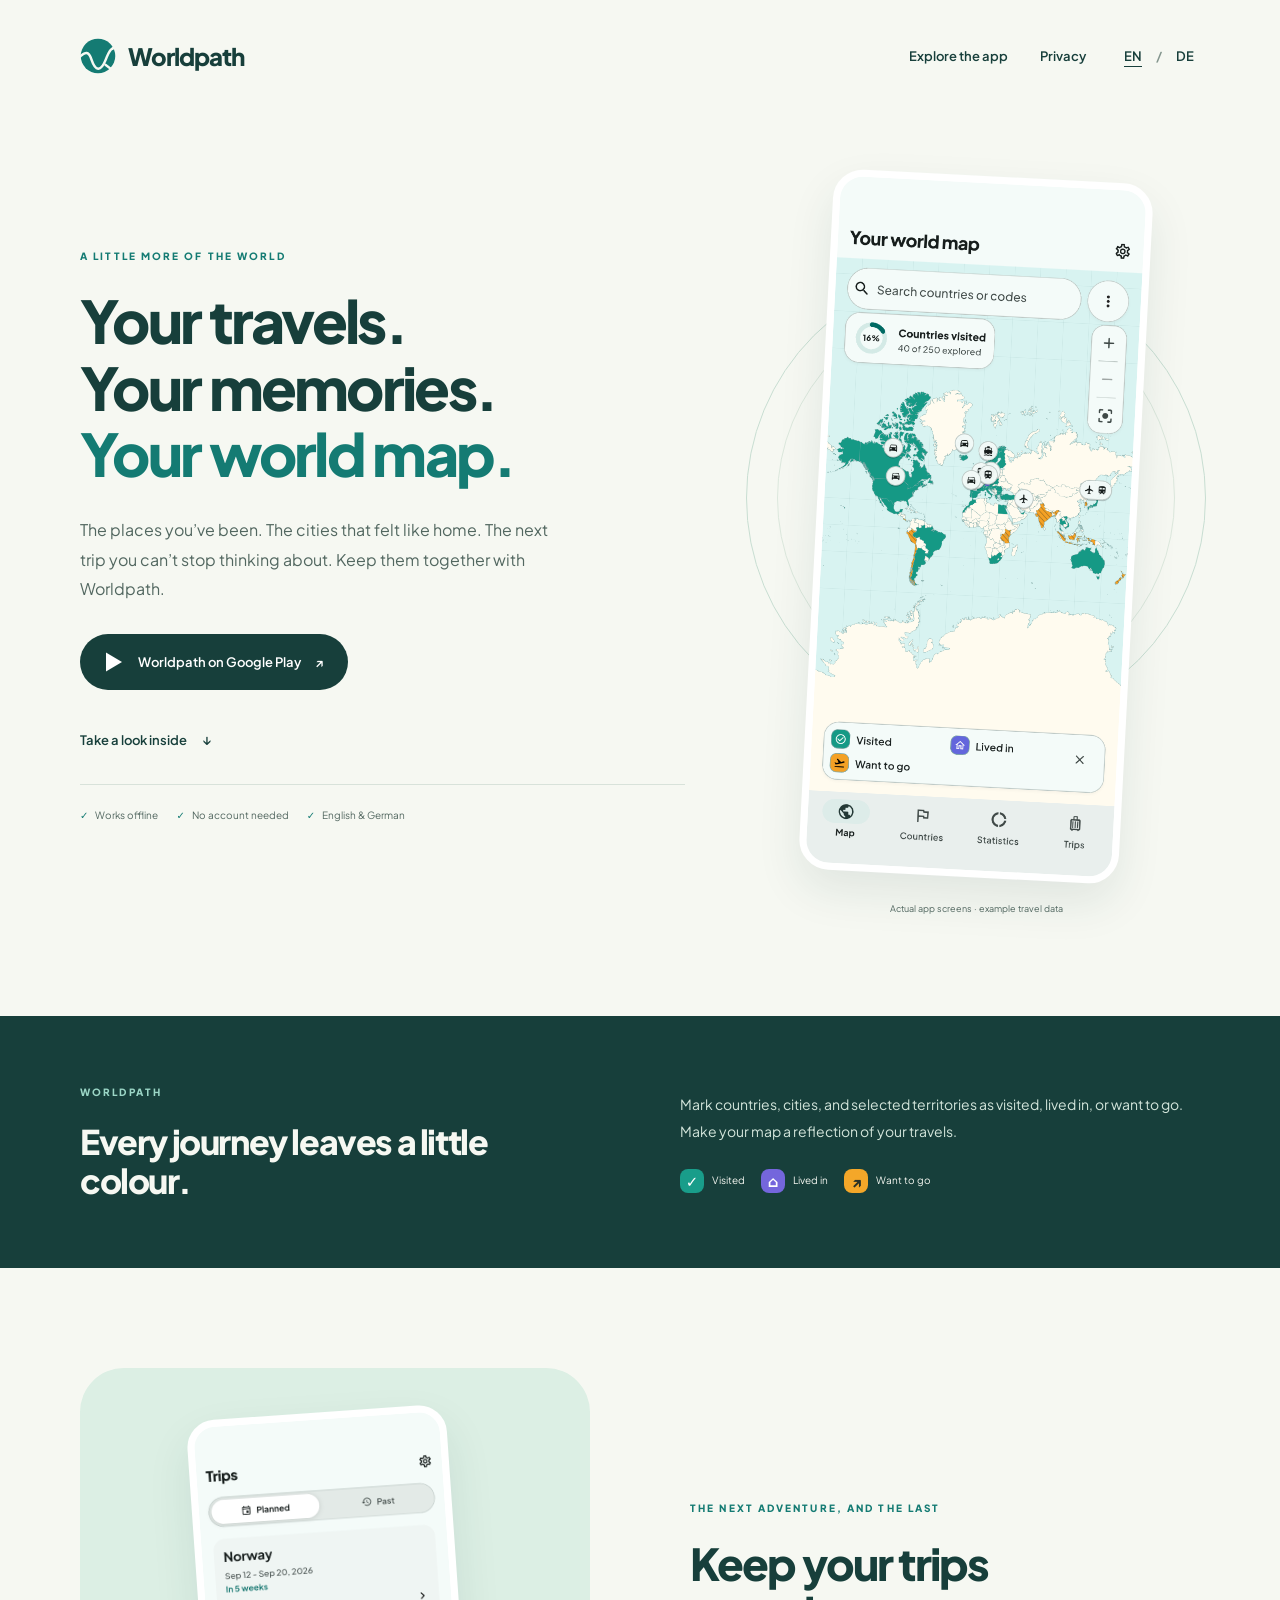
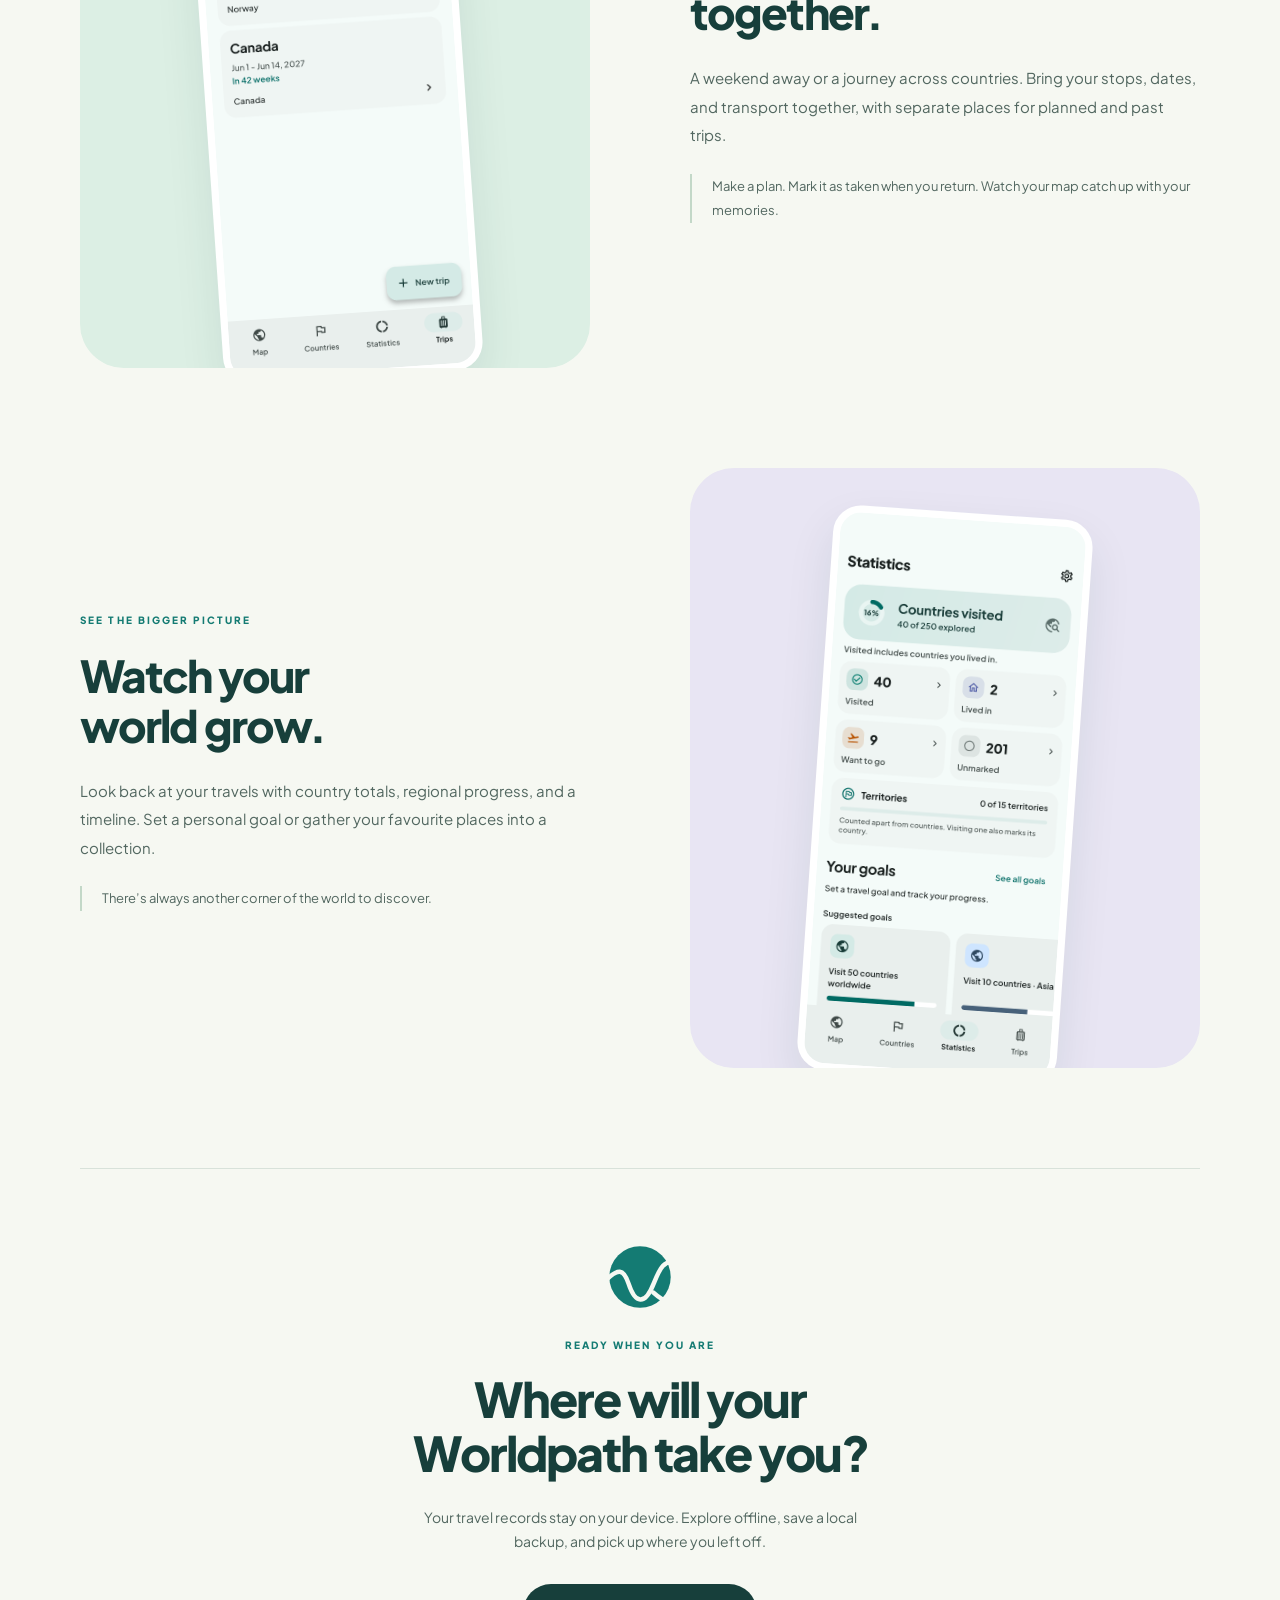
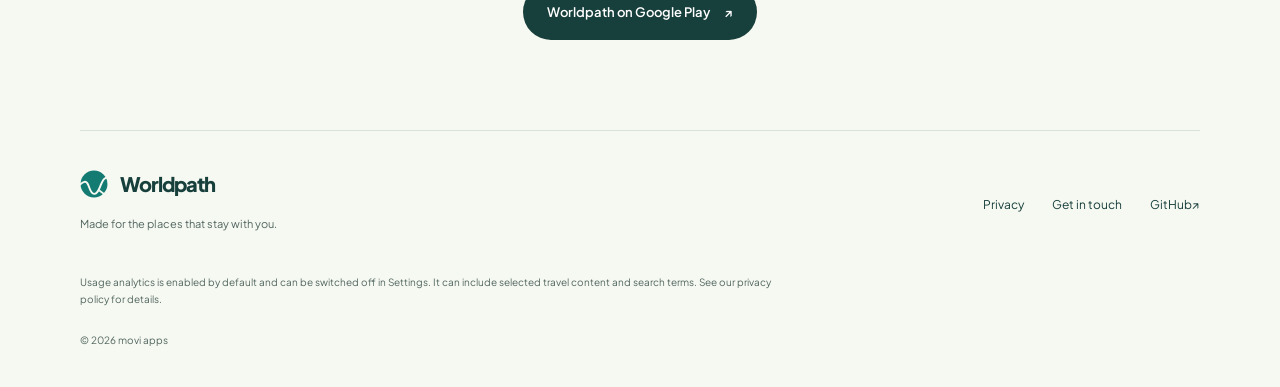
<file: index.html>
<!doctype html>
<html lang="en">
<head>
  <meta charset="utf-8">
  <meta name="viewport" content="width=device-width, initial-scale=1">
  <title>Worldpath — Your travels. Your world map.</title>
  <meta name="description" content="Track countries and cities, keep past and planned trips together, and watch your world grow with Worldpath. Works offline. No account needed.">
  <meta name="theme-color" content="#f6f8f2">
  <meta property="og:title" content="Worldpath">
  <meta property="og:description" content="Track countries and cities, keep past and planned trips together, and watch your world grow with Worldpath. Works offline. No account needed.">
  <meta property="og:type" content="website">
  <meta property="og:image" content="https://mschudt.github.io/worldpath-website/assets/app-icon.png">
  <link rel="icon" type="image/svg+xml" href="assets/worldpath-symbol.svg">
  <link rel="alternate" hreflang="en" href="https://mschudt.github.io/worldpath-website/">
  <link rel="alternate" hreflang="de" href="https://mschudt.github.io/worldpath-website/de/">
  <link rel="canonical" href="https://mschudt.github.io/worldpath-website/">
  <link rel="stylesheet" href="assets/styles.css">
</head>
<body>
  <a class="skip-link" href="#main">Skip to content</a>
  <header class="header wrap">
    <a class="brand" href="./" aria-label="Worldpath"><img src="assets/worldpath-symbol.svg" width="36" height="36" alt=""><span>Worldpath</span></a>
    <nav aria-label="Main navigation">
      <a class="nav-explore" href="#explore">Explore the app</a>
      <a class="nav-privacy" href="privacy/">Privacy</a>
      <span class="language"><a href="./" lang="en" hreflang="en" aria-label="English" aria-current="page">EN</a><span aria-hidden="true">/</span><a href="de/" lang="de" hreflang="de" aria-label="Deutsch">DE</a></span>
    </nav>
  </header>
  <main id="main">
    <section class="hero wrap" aria-labelledby="hero-title">
      <div class="hero-copy">
        <p class="eyebrow">A LITTLE MORE OF THE WORLD</p>
        <h1 id="hero-title">Your travels.<br>Your memories.<br><em>Your world map.</em></h1>
        <p class="intro">The places you’ve been. The cities that felt like home. The next trip you can’t stop thinking about. Keep them together with Worldpath.</p>
        <div class="actions"><a class="button" href="https://play.google.com/store/apps/details?id=de.app.worldpath"><svg width="20" height="22" viewBox="0 0 20 22" aria-hidden="true"><path fill="currentColor" d="M2 1.5 18 11 2 20.5Z"/></svg>Worldpath on Google Play<span aria-hidden="true">↗</span></a></div>
        <a class="text-link" href="#explore">Take a look inside <span aria-hidden="true">↓</span></a>
        <ul class="essentials"><li>Works offline</li><li>No account needed</li><li>English & German</li></ul>
      </div>
      <figure class="hero-visual">
        <div class="orbit" aria-hidden="true"></div>
        <div class="screen"><img src="assets/screenshots/en-US/map.png" width="1080" height="2424" alt="Worldpath’s interactive world map with visited countries, places lived in, and wish-list destinations marked." fetchpriority="high"></div>
        <figcaption>Actual app screens · example travel data</figcaption>
      </figure>
    </section>
    <section class="colour-story" id="explore" aria-labelledby="colour-title">
      <div class="wrap colour-inner"><div><p class="eyebrow">WORLDPATH</p><h2 id="colour-title">Every journey leaves a little colour.</h2></div><div><p>Mark countries, cities, and selected territories as visited, lived in, or want to go. Make your map a reflection of your travels.</p><ul class="legend"><li><span class="dot visited" aria-hidden="true">✓</span>Visited</li><li><span class="dot lived" aria-hidden="true">⌂</span>Lived in</li><li><span class="dot want" aria-hidden="true">↗</span>Want to go</li></ul></div></div>
    </section>
    <section class="story wrap" aria-labelledby="trip-title">
      <figure class="story-visual mint"><div class="screen"><img src="assets/screenshots/en-US/trips.png" width="1080" height="2424" alt="The planned trips view in Worldpath, showing example trips to Norway and Canada." loading="lazy"></div></figure>
      <div class="story-copy"><p class="eyebrow">THE NEXT ADVENTURE, AND THE LAST</p><h2 id="trip-title">Keep your trips<br>together.</h2><p>A weekend away or a journey across countries. Bring your stops, dates, and transport together, with separate places for planned and past trips.</p><p class="detail">Make a plan. Mark it as taken when you return. Watch your map catch up with your memories.</p></div>
    </section>
    <section class="story reverse wrap" aria-labelledby="stats-title">
      <figure class="story-visual lilac"><div class="screen"><img src="assets/screenshots/en-US/statistics.png" width="1080" height="2424" alt="Worldpath statistics with visited country totals, territory progress, and personal travel goals." loading="lazy"></div></figure>
      <div class="story-copy"><p class="eyebrow">SEE THE BIGGER PICTURE</p><h2 id="stats-title">Watch your<br>world grow.</h2><p>Look back at your travels with country totals, regional progress, and a timeline. Set a personal goal or gather your favourite places into a collection.</p><p class="detail">There’s always another corner of the world to discover.</p></div>
    </section>
    <section class="closing wrap" aria-labelledby="close-title"><img src="assets/worldpath-symbol.svg" width="64" height="64" alt=""><p class="eyebrow">READY WHEN YOU ARE</p><h2 id="close-title">Where will your<br>Worldpath take you?</h2><p>Your travel records stay on your device. Explore offline, save a local backup, and pick up where you left off.</p><a class="button" href="https://play.google.com/store/apps/details?id=de.app.worldpath">Worldpath on Google Play <span aria-hidden="true">↗</span></a></section>
  </main>
  <footer class="footer wrap"><div class="footer-main"><div><a class="brand" href="./"><img src="assets/worldpath-symbol.svg" width="28" height="28" alt=""><span>Worldpath</span></a><p>Made for the places that stay with you.</p></div><div class="footer-links"><a href="privacy/">Privacy</a><a href="mailto:movi.apps.dev@gmail.com">Get in touch</a><a href="https://github.com/mschudt/worldpath-website">GitHub <span aria-hidden="true">↗</span></a></div></div><p class="analytics">Usage analytics is enabled by default and can be switched off in Settings. It can include selected travel content and search terms. See our privacy policy for details.</p><small>© 2026 movi apps</small></footer>
</body>
</html>
</file>
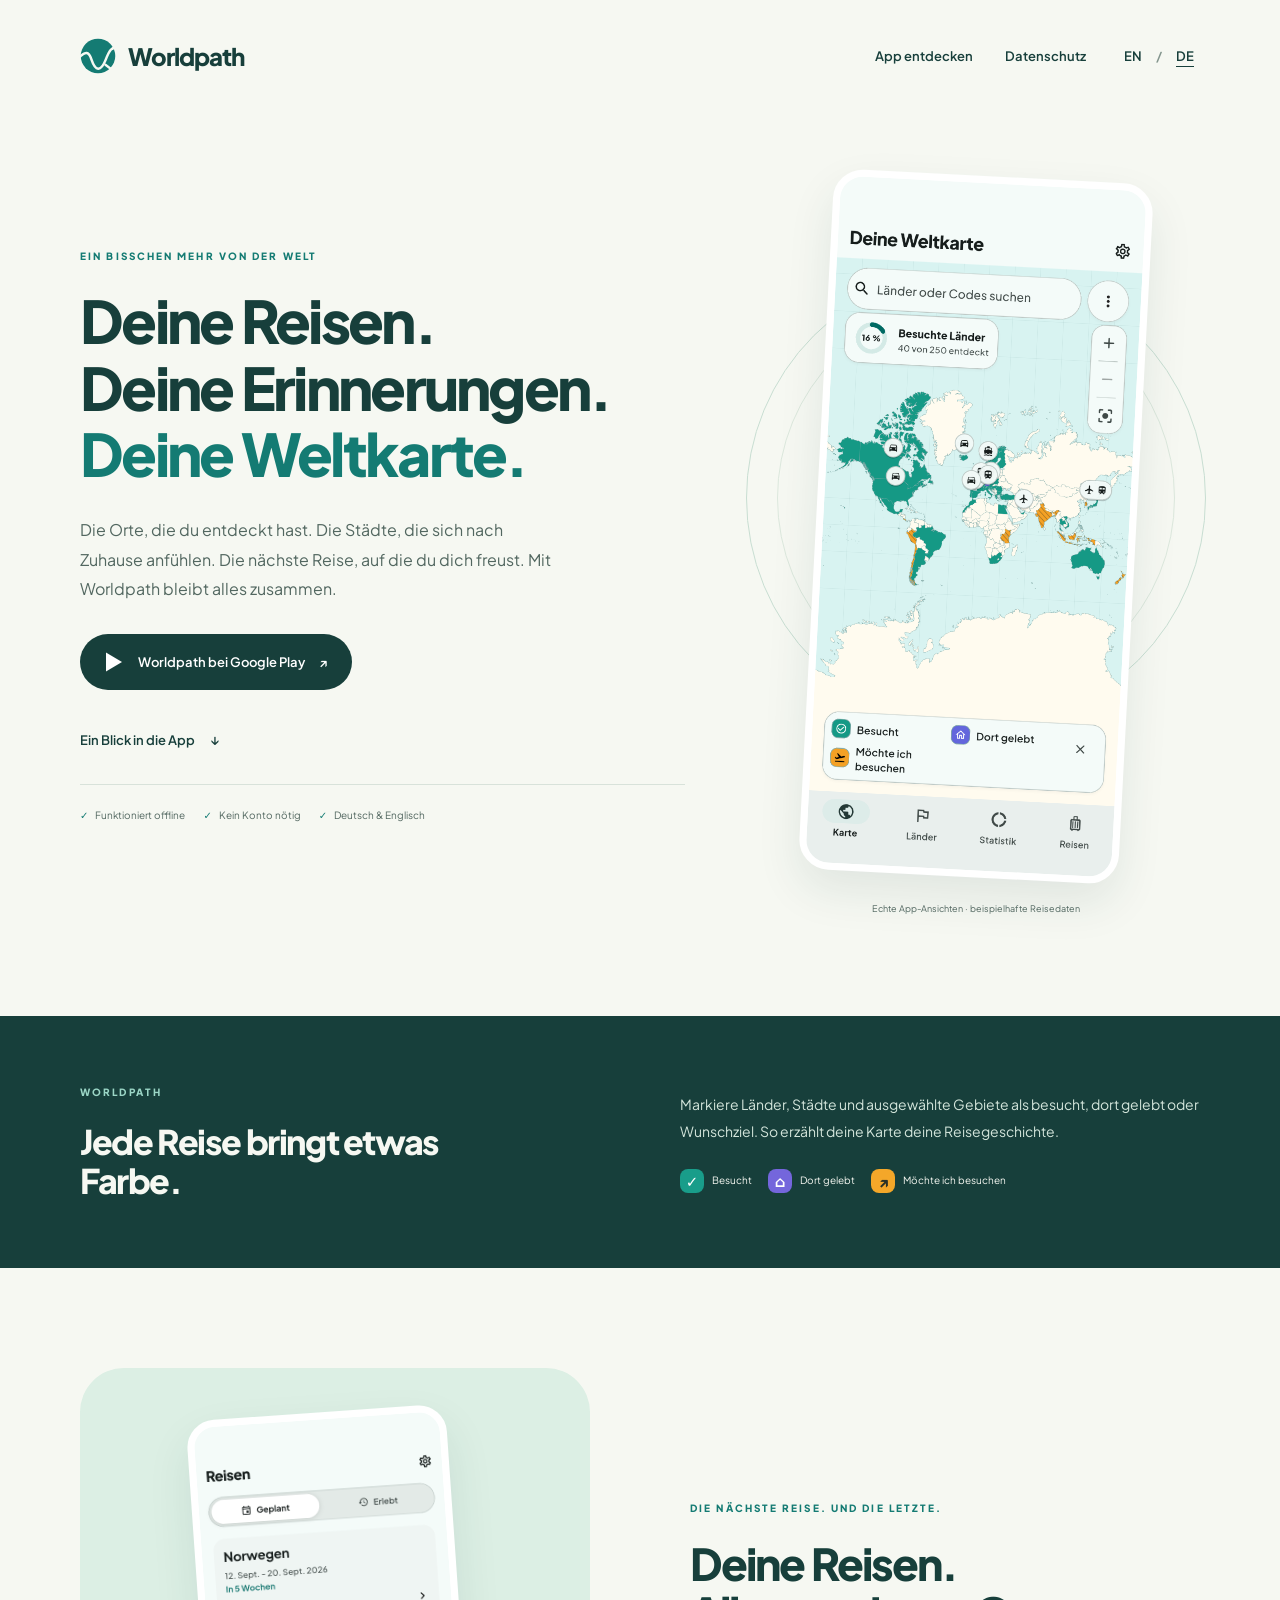
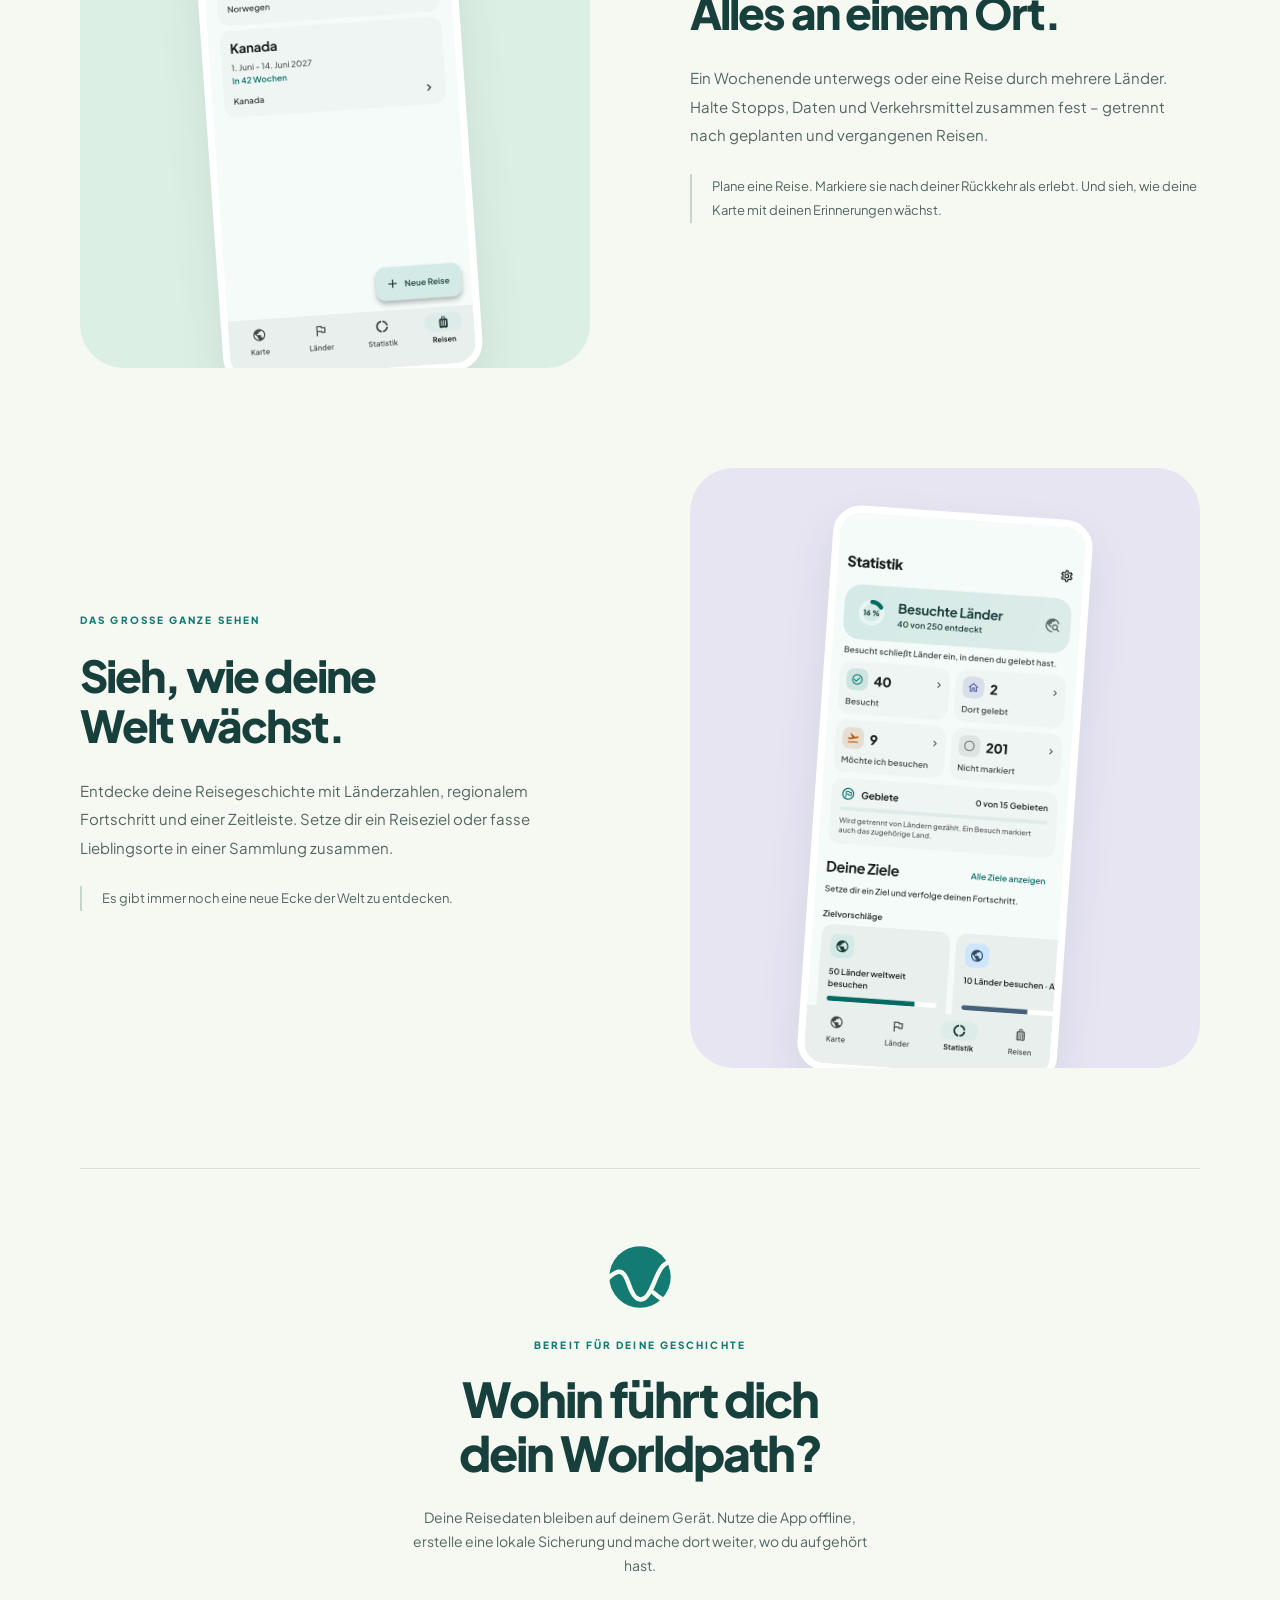
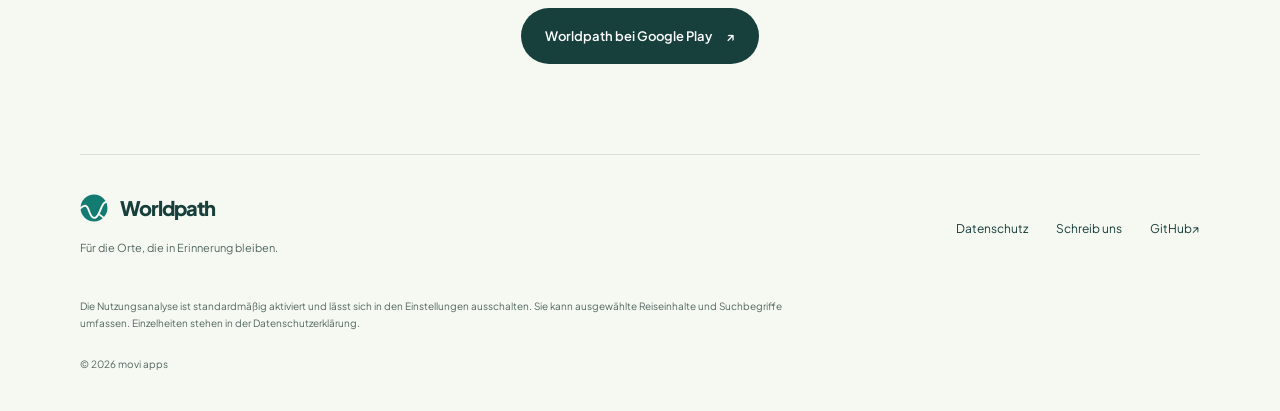
<file: de/index.html>
<!doctype html>
<html lang="de">
<head>
  <meta charset="utf-8">
  <meta name="viewport" content="width=device-width, initial-scale=1">
  <title>Worldpath — Deine Reisen. Deine Weltkarte.</title>
  <meta name="description" content="Erfasse Länder und Städte, halte geplante und vergangene Reisen fest und sieh, wie deine Welt wächst. Worldpath funktioniert offline und ohne Konto.">
  <meta name="theme-color" content="#f6f8f2">
  <meta property="og:title" content="Worldpath">
  <meta property="og:description" content="Erfasse Länder und Städte, halte geplante und vergangene Reisen fest und sieh, wie deine Welt wächst. Worldpath funktioniert offline und ohne Konto.">
  <meta property="og:type" content="website">
  <meta property="og:image" content="https://mschudt.github.io/worldpath-website/assets/app-icon.png">
  <link rel="icon" type="image/svg+xml" href="../assets/worldpath-symbol.svg">
  <link rel="alternate" hreflang="en" href="https://mschudt.github.io/worldpath-website/">
  <link rel="alternate" hreflang="de" href="https://mschudt.github.io/worldpath-website/de/">
  <link rel="canonical" href="https://mschudt.github.io/worldpath-website/de/">
  <link rel="stylesheet" href="../assets/styles.css">
</head>
<body>
  <a class="skip-link" href="#main">Zum Inhalt springen</a>
  <header class="header wrap">
    <a class="brand" href="./" aria-label="Worldpath"><img src="../assets/worldpath-symbol.svg" width="36" height="36" alt=""><span>Worldpath</span></a>
    <nav aria-label="Hauptnavigation">
      <a class="nav-explore" href="#explore">App entdecken</a>
      <a class="nav-privacy" href="../privacy/#deutsch">Datenschutz</a>
      <span class="language"><a href="../" lang="en" hreflang="en" aria-label="English">EN</a><span aria-hidden="true">/</span><a href="./" lang="de" hreflang="de" aria-label="Deutsch" aria-current="page">DE</a></span>
    </nav>
  </header>
  <main id="main">
    <section class="hero wrap" aria-labelledby="hero-title">
      <div class="hero-copy">
        <p class="eyebrow">EIN BISSCHEN MEHR VON DER WELT</p>
        <h1 id="hero-title">Deine Reisen.<br>Deine Erinnerungen.<br><em>Deine Weltkarte.</em></h1>
        <p class="intro">Die Orte, die du entdeckt hast. Die Städte, die sich nach Zuhause anfühlen. Die nächste Reise, auf die du dich freust. Mit Worldpath bleibt alles zusammen.</p>
        <div class="actions"><a class="button" href="https://play.google.com/store/apps/details?id=de.app.worldpath"><svg width="20" height="22" viewBox="0 0 20 22" aria-hidden="true"><path fill="currentColor" d="M2 1.5 18 11 2 20.5Z"/></svg>Worldpath bei Google Play<span aria-hidden="true">↗</span></a></div>
        <a class="text-link" href="#explore">Ein Blick in die App <span aria-hidden="true">↓</span></a>
        <ul class="essentials"><li>Funktioniert offline</li><li>Kein Konto nötig</li><li>Deutsch & Englisch</li></ul>
      </div>
      <figure class="hero-visual">
        <div class="orbit" aria-hidden="true"></div>
        <div class="screen"><img src="../assets/screenshots/de-DE/map.png" width="1080" height="2424" alt="Die interaktive Worldpath-Weltkarte mit besuchten Ländern, Wohnorten und Wunschzielen." fetchpriority="high"></div>
        <figcaption>Echte App-Ansichten · beispielhafte Reisedaten</figcaption>
      </figure>
    </section>
    <section class="colour-story" id="explore" aria-labelledby="colour-title">
      <div class="wrap colour-inner"><div><p class="eyebrow">WORLDPATH</p><h2 id="colour-title">Jede Reise bringt etwas Farbe.</h2></div><div><p>Markiere Länder, Städte und ausgewählte Gebiete als besucht, dort gelebt oder Wunschziel. So erzählt deine Karte deine Reisegeschichte.</p><ul class="legend"><li><span class="dot visited" aria-hidden="true">✓</span>Besucht</li><li><span class="dot lived" aria-hidden="true">⌂</span>Dort gelebt</li><li><span class="dot want" aria-hidden="true">↗</span>Möchte ich besuchen</li></ul></div></div>
    </section>
    <section class="story wrap" aria-labelledby="trip-title">
      <figure class="story-visual mint"><div class="screen"><img src="../assets/screenshots/de-DE/trips.png" width="1080" height="2424" alt="Die Ansicht geplanter Reisen in Worldpath mit Beispielreisen nach Norwegen und Kanada." loading="lazy"></div></figure>
      <div class="story-copy"><p class="eyebrow">DIE NÄCHSTE REISE. UND DIE LETZTE.</p><h2 id="trip-title">Deine Reisen.<br>Alles an einem Ort.</h2><p>Ein Wochenende unterwegs oder eine Reise durch mehrere Länder. Halte Stopps, Daten und Verkehrsmittel zusammen fest – getrennt nach geplanten und vergangenen Reisen.</p><p class="detail">Plane eine Reise. Markiere sie nach deiner Rückkehr als erlebt. Und sieh, wie deine Karte mit deinen Erinnerungen wächst.</p></div>
    </section>
    <section class="story reverse wrap" aria-labelledby="stats-title">
      <figure class="story-visual lilac"><div class="screen"><img src="../assets/screenshots/de-DE/statistics.png" width="1080" height="2424" alt="Worldpath-Statistik mit besuchten Ländern, Gebieten und persönlichen Reisezielen." loading="lazy"></div></figure>
      <div class="story-copy"><p class="eyebrow">DAS GROSSE GANZE SEHEN</p><h2 id="stats-title">Sieh, wie deine<br>Welt wächst.</h2><p>Entdecke deine Reisegeschichte mit Länderzahlen, regionalem Fortschritt und einer Zeitleiste. Setze dir ein Reiseziel oder fasse Lieblingsorte in einer Sammlung zusammen.</p><p class="detail">Es gibt immer noch eine neue Ecke der Welt zu entdecken.</p></div>
    </section>
    <section class="closing wrap" aria-labelledby="close-title"><img src="../assets/worldpath-symbol.svg" width="64" height="64" alt=""><p class="eyebrow">BEREIT FÜR DEINE GESCHICHTE</p><h2 id="close-title">Wohin führt dich<br>dein Worldpath?</h2><p>Deine Reisedaten bleiben auf deinem Gerät. Nutze die App offline, erstelle eine lokale Sicherung und mache dort weiter, wo du aufgehört hast.</p><a class="button" href="https://play.google.com/store/apps/details?id=de.app.worldpath">Worldpath bei Google Play <span aria-hidden="true">↗</span></a></section>
  </main>
  <footer class="footer wrap"><div class="footer-main"><div><a class="brand" href="./"><img src="../assets/worldpath-symbol.svg" width="28" height="28" alt=""><span>Worldpath</span></a><p>Für die Orte, die in Erinnerung bleiben.</p></div><div class="footer-links"><a href="../privacy/#deutsch">Datenschutz</a><a href="mailto:movi.apps.dev@gmail.com">Schreib uns</a><a href="https://github.com/mschudt/worldpath-website">GitHub <span aria-hidden="true">↗</span></a></div></div><p class="analytics">Die Nutzungsanalyse ist standardmäßig aktiviert und lässt sich in den Einstellungen ausschalten. Sie kann ausgewählte Reiseinhalte und Suchbegriffe umfassen. Einzelheiten stehen in der Datenschutzerklärung.</p><small>© 2026 movi apps</small></footer>
</body>
</html>
</file>
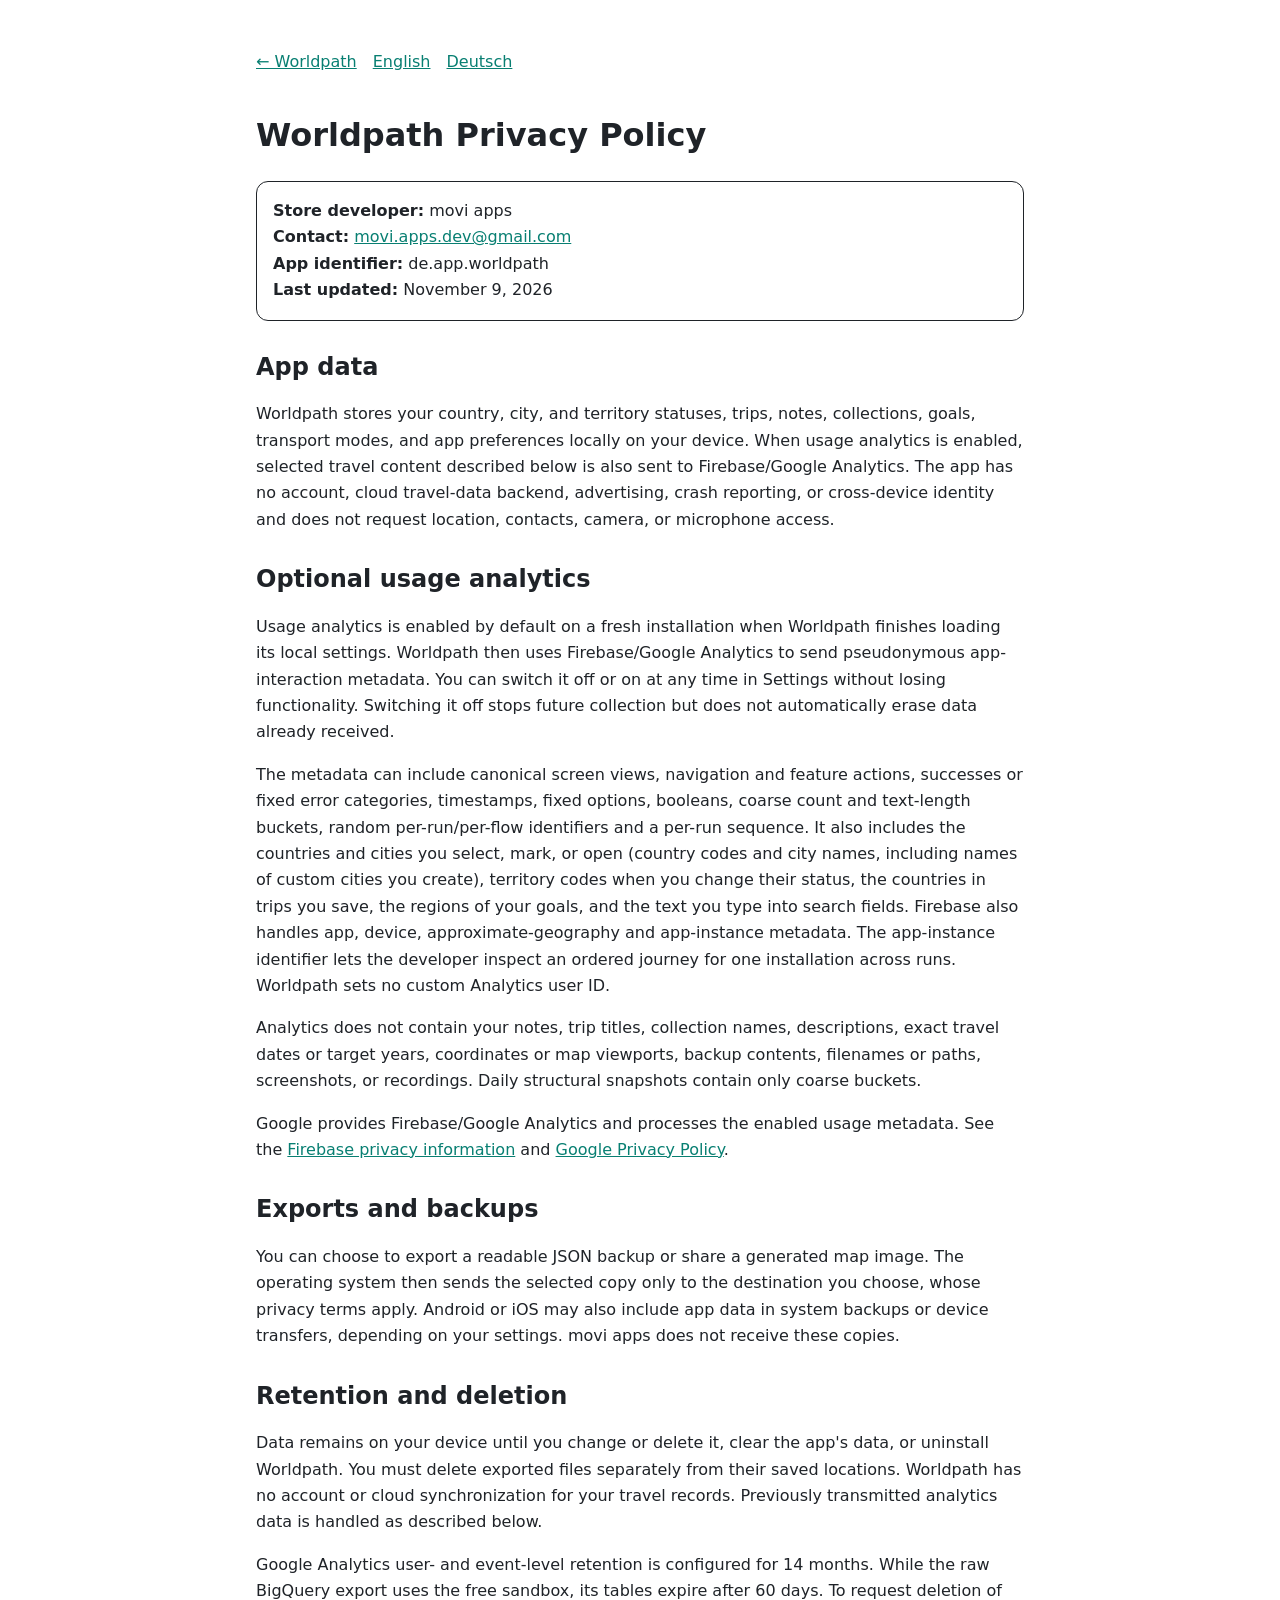
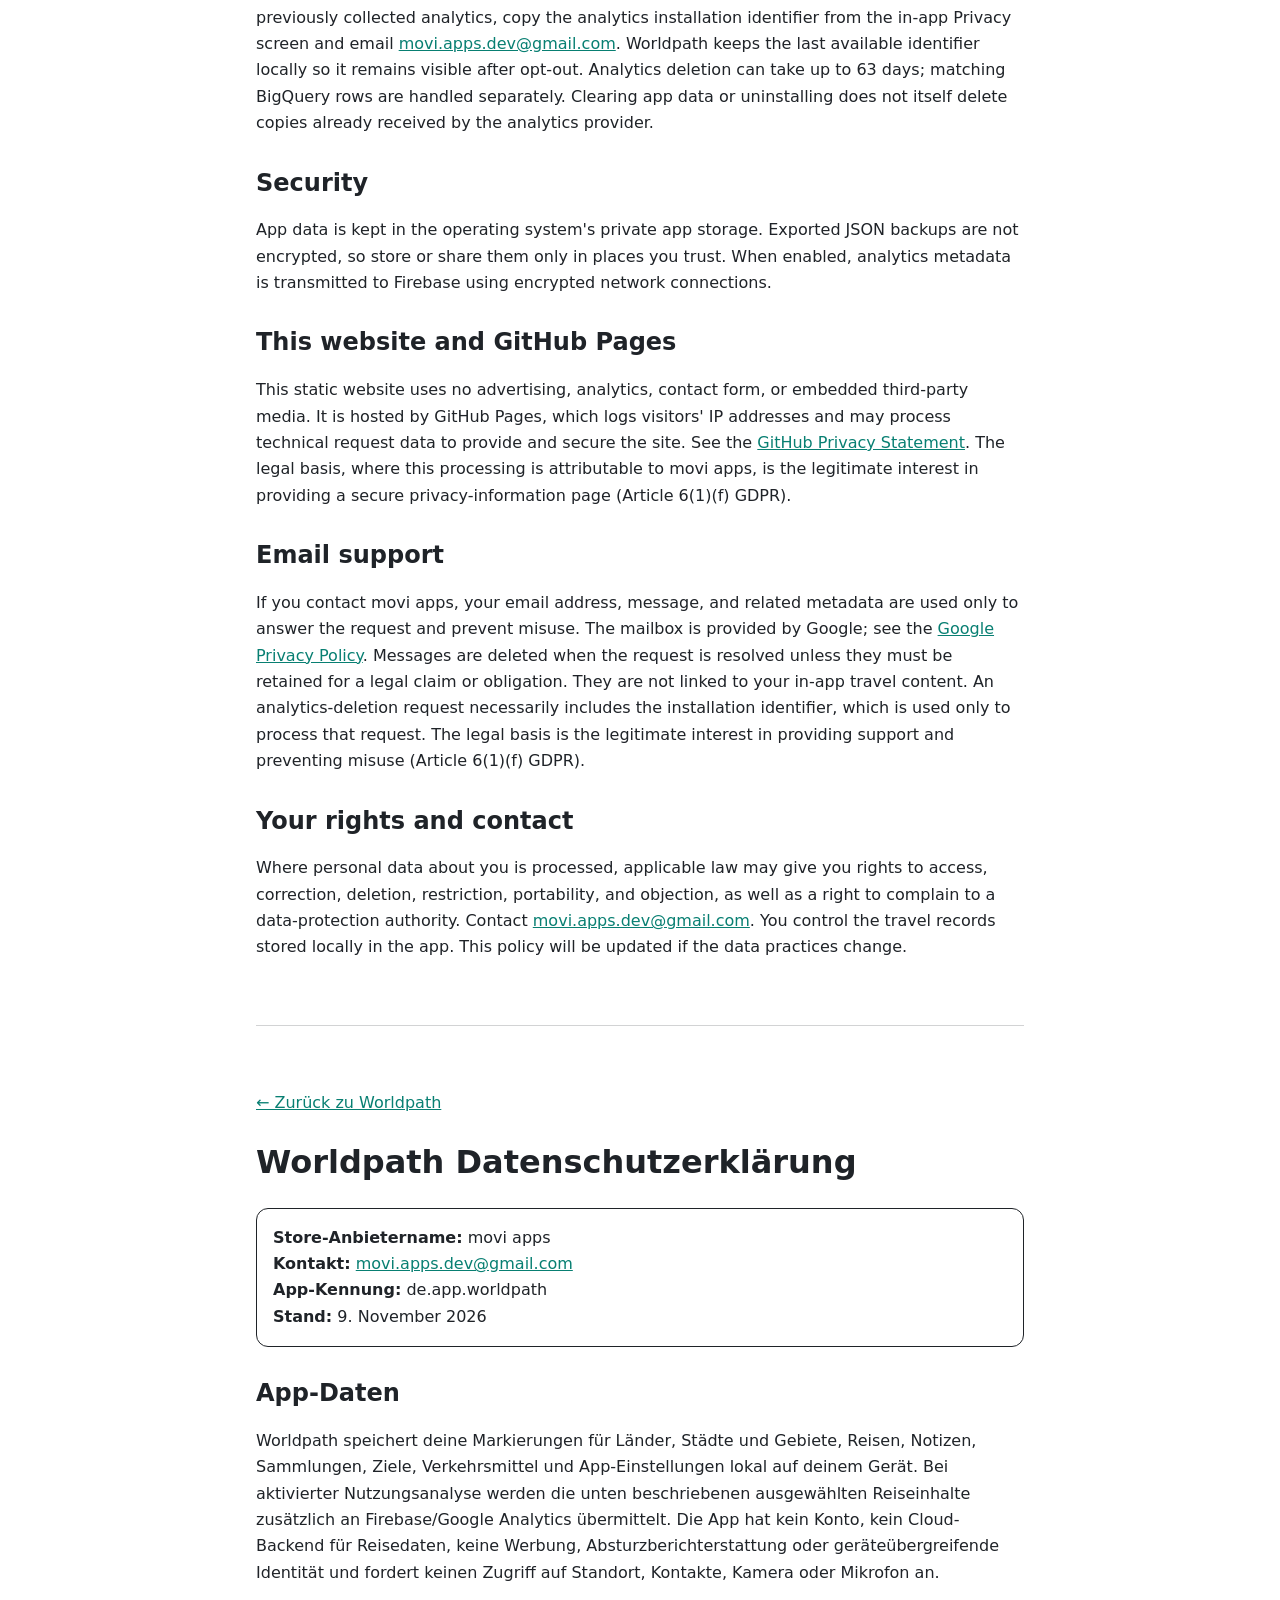
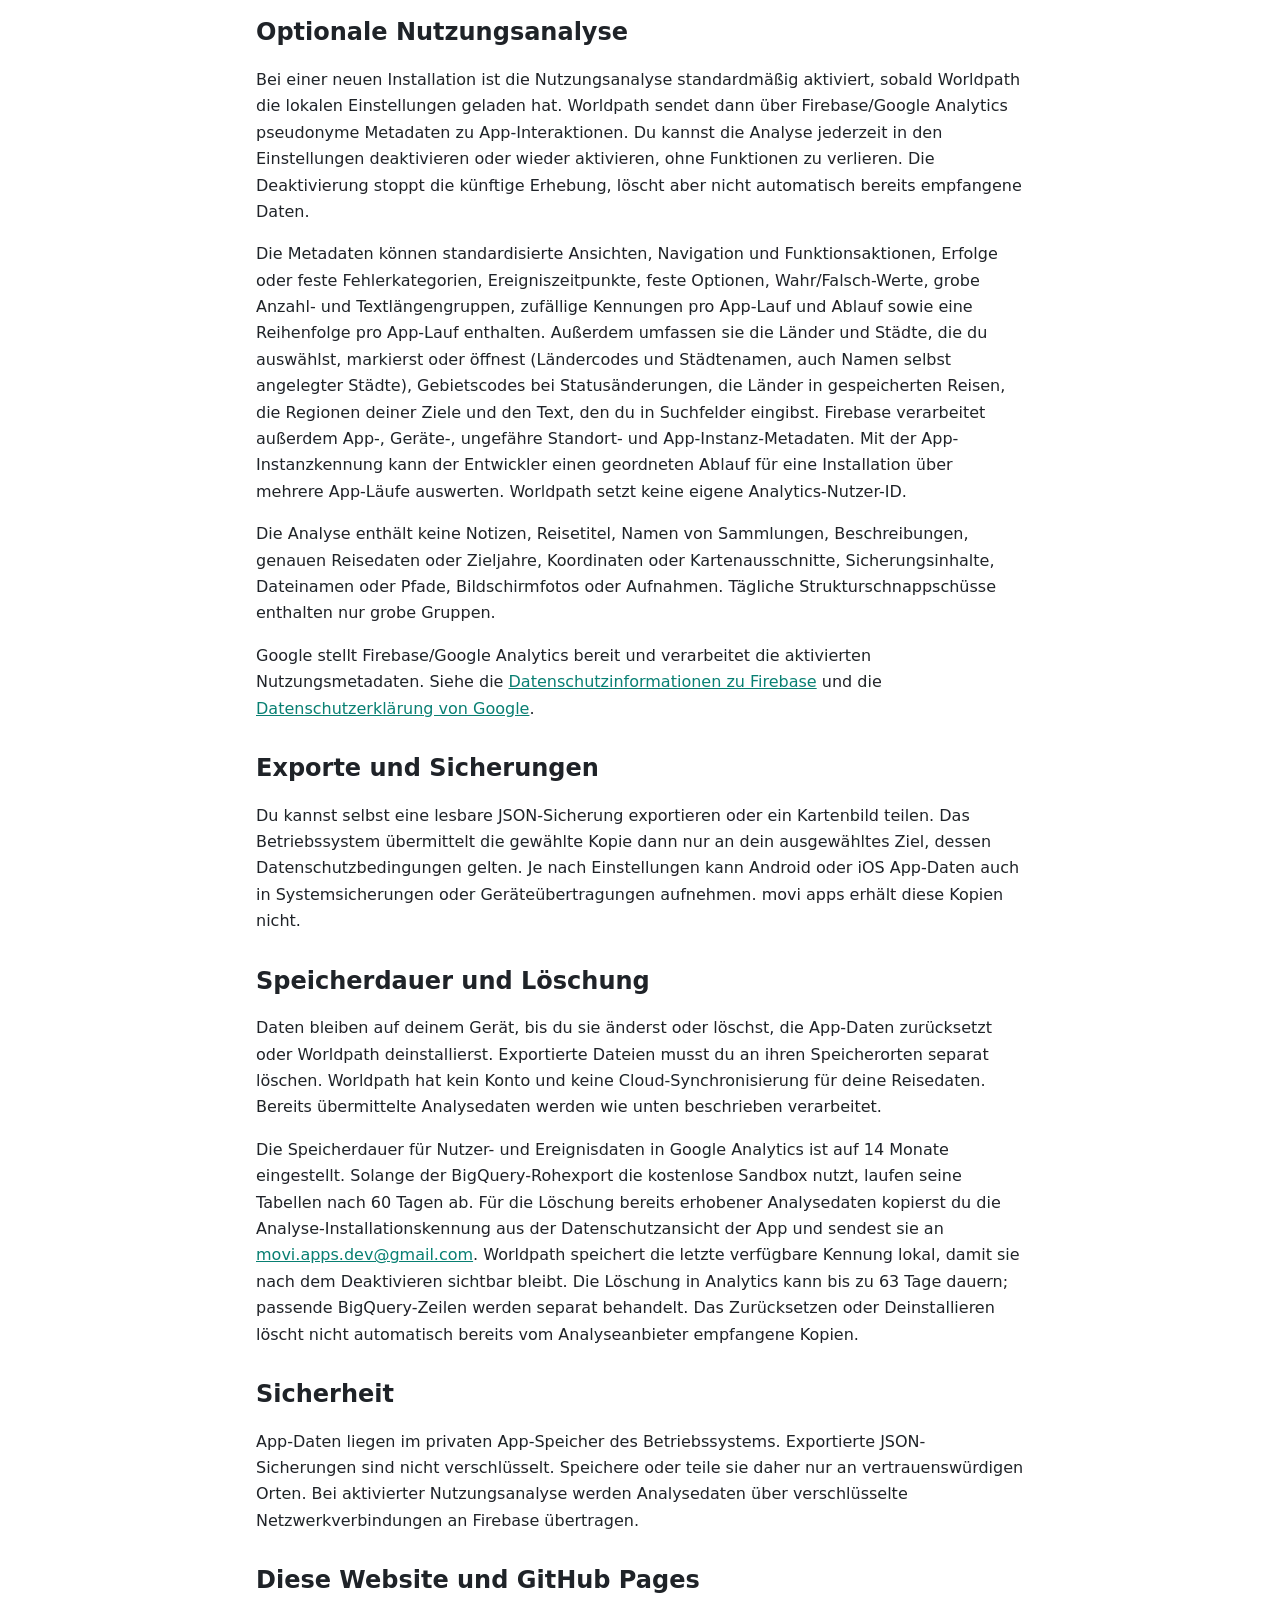
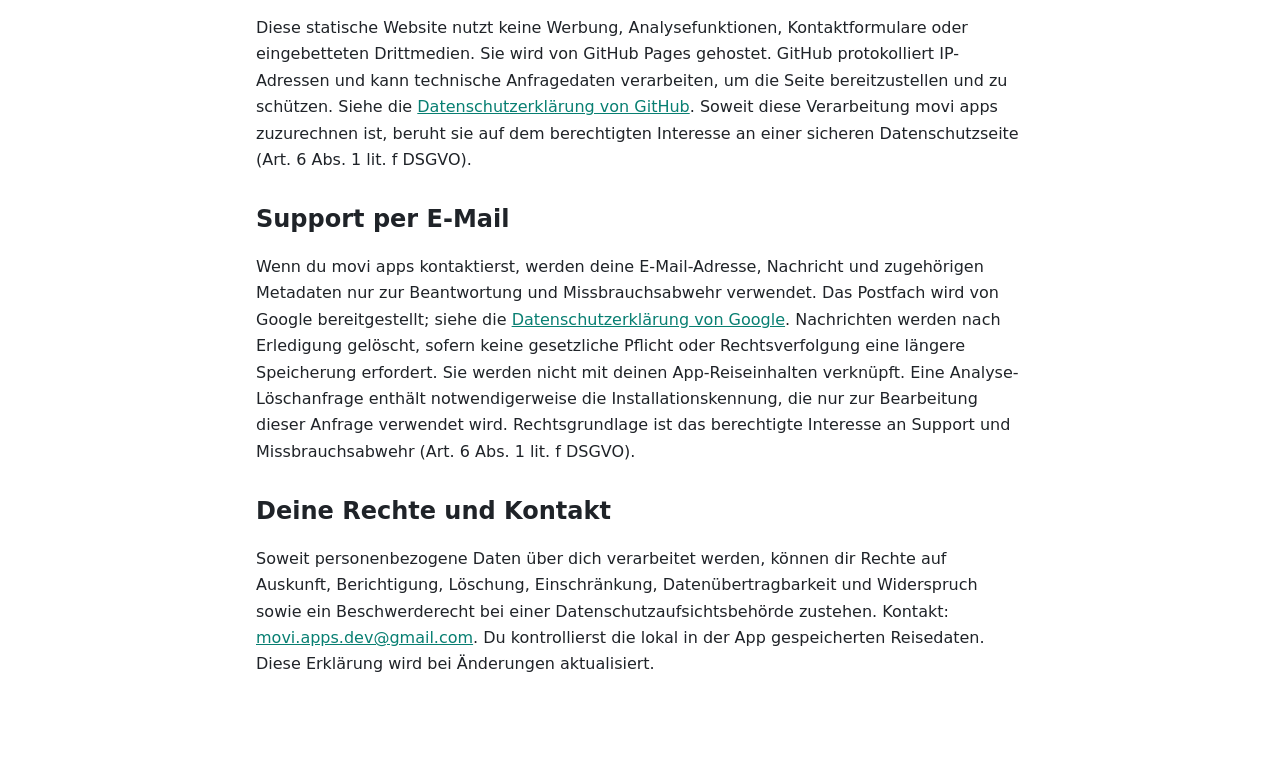
<file: privacy/index.html>
<!doctype html>
<html lang="en">
  <head>
    <meta charset="utf-8">
    <meta name="viewport" content="width=device-width, initial-scale=1">
    <title>Worldpath Privacy Policy / Datenschutzerklärung</title>
    <meta name="description" content="Privacy policy for the Worldpath mobile app.">
    <style>
      :root {
        color-scheme: light dark;
        font-family: system-ui, -apple-system, BlinkMacSystemFont, "Segoe UI", sans-serif;
      }
      body { margin: 0; line-height: 1.65; background: #fff; color: #1f2328; }
      main { max-width: 48rem; margin: 0 auto; padding: 2.5rem 1.25rem 4rem; overflow-wrap: anywhere; }
      h1, h2 { line-height: 1.2; }
      h1 { font-size: clamp(1.5rem, 5vw, 2rem); hyphens: auto; }
      h2 { margin-top: 2rem; }
      nav { display: flex; flex-wrap: wrap; gap: 1rem; margin-bottom: 2rem; }
      nav a { display: inline-flex; align-items: center; min-height: 44px; }
      a:focus-visible { outline: 3px solid currentColor; outline-offset: 4px; }
      a { color: #087f72; }
      @media (prefers-color-scheme: dark) {
        body { background: #161b22; color: #e6edf3; }
        a { color: #8ddbd0; }
      }
      .meta { padding: 1rem; border: 1px solid currentColor; border-radius: .75rem; }
      hr { margin: 4rem 0; border: 0; border-top: 1px solid currentColor; opacity: .2; }
    </style>
  </head>
  <body>
    <main>
      <nav aria-label="Navigation">
        <a href="../" aria-label="Back to Worldpath">← Worldpath</a>
        <a href="#english" lang="en">English</a>
        <a href="#deutsch" lang="de">Deutsch</a>
      </nav>

      <article id="english" lang="en">
        <h1>Worldpath Privacy Policy</h1>
        <p class="meta"><strong>Store developer:</strong> movi apps<br>
          <strong>Contact:</strong>
          <a href="mailto:movi.apps.dev@gmail.com">movi.apps.dev@gmail.com</a><br>
          <strong>App identifier:</strong> de.app.worldpath<br>
          <strong>Last updated:</strong> November 9, 2026</p>

        <h2>App data</h2>
        <p>Worldpath stores your country, city, and territory statuses, trips,
          notes, collections, goals, transport modes, and app preferences
          locally on your device. When usage analytics is enabled, selected
          travel content described below is also sent to Firebase/Google
          Analytics. The app has no account, cloud travel-data backend,
          advertising, crash reporting, or cross-device identity and does not
          request location, contacts, camera, or microphone access.</p>

        <h2>Optional usage analytics</h2>
        <p>Usage analytics is enabled by default on a fresh installation when
          Worldpath finishes loading its local settings. Worldpath then uses
          Firebase/Google Analytics to send pseudonymous app-interaction
          metadata. You can switch it off or on at any time in Settings without
          losing functionality. Switching it off stops future collection but
          does not automatically erase data already received.</p>
        <p>The metadata can include canonical screen views, navigation and
          feature actions, successes or fixed error categories, timestamps,
          fixed options, booleans, coarse count and text-length buckets,
          random per-run/per-flow identifiers and a per-run sequence. It also
          includes the countries and cities you select, mark, or open (country
          codes and city names, including names of custom cities you create),
          territory codes when you change their status, the countries in trips
          you save, the regions of your goals, and the
          text you type into search fields. Firebase
          also handles app, device, approximate-geography and app-instance
          metadata. The app-instance identifier lets the developer inspect an
          ordered journey for one installation across runs. Worldpath sets no
          custom Analytics user ID.</p>
        <p>Analytics does not contain your notes, trip titles, collection
          names, descriptions, exact travel dates or target years, coordinates
          or map viewports, backup contents, filenames or paths, screenshots,
          or recordings. Daily structural snapshots contain only coarse
          buckets.</p>
        <p>Google provides Firebase/Google Analytics and processes the enabled
          usage metadata. See the
          <a href="https://firebase.google.com/support/privacy">Firebase privacy information</a>
          and <a href="https://policies.google.com/privacy">Google Privacy Policy</a>.</p>

        <h2>Exports and backups</h2>
        <p>You can choose to export a readable JSON backup or share a generated
          map image. The operating system then sends the selected copy only to
          the destination you choose, whose privacy terms apply. Android or iOS
          may also include app data in system backups or device transfers,
          depending on your settings. movi apps does not receive these copies.</p>

        <h2>Retention and deletion</h2>
        <p>Data remains on your device until you change or delete it, clear the
          app's data, or uninstall Worldpath. You must delete exported files
          separately from their saved locations. Worldpath has no account or
          cloud synchronization for your travel records. Previously transmitted
          analytics data is handled as described below.</p>
        <p>Google Analytics user- and event-level retention is configured for
          14 months. While the raw BigQuery export uses the free sandbox, its
          tables expire after 60 days. To request deletion of previously
          collected analytics, copy the analytics installation identifier from
          the in-app Privacy screen and email
          <a href="mailto:movi.apps.dev@gmail.com">movi.apps.dev@gmail.com</a>.
          Worldpath keeps the last available identifier locally so it remains
          visible after opt-out. Analytics deletion can take up to 63 days;
          matching BigQuery rows are handled separately. Clearing app data or
          uninstalling does not itself delete copies already received by the
          analytics provider.</p>

        <h2>Security</h2>
        <p>App data is kept in the operating system's private app storage.
          Exported JSON backups are not encrypted, so store or share them only
          in places you trust. When enabled, analytics metadata is transmitted to
          Firebase using encrypted network connections.</p>

        <h2>This website and GitHub Pages</h2>
        <p>This static website uses no advertising, analytics, contact form, or
          embedded third-party media. It is hosted by GitHub Pages, which logs
          visitors' IP addresses and may process technical request data to
          provide and secure the site. See the
          <a href="https://docs.github.com/en/site-policy/privacy-policies/github-general-privacy-statement">GitHub Privacy Statement</a>.
          The legal basis, where this processing is attributable to movi apps,
          is the legitimate interest in providing a secure privacy-information
          page (Article 6(1)(f) GDPR).</p>

        <h2>Email support</h2>
        <p>If you contact movi apps, your email address, message, and related
          metadata are used only to answer the request and prevent misuse. The
          mailbox is provided by Google; see the
          <a href="https://policies.google.com/privacy">Google Privacy Policy</a>.
          Messages are deleted when the request is resolved unless they must be
          retained for a legal claim or obligation. They are not linked to your
          in-app travel content. An analytics-deletion request necessarily
          includes the installation identifier, which is used only to process
          that request. The legal basis is the legitimate interest in
          providing support and preventing misuse (Article 6(1)(f) GDPR).</p>

        <h2>Your rights and contact</h2>
        <p>Where personal data about you is processed, applicable law may give
          you rights to access, correction, deletion, restriction, portability,
          and objection, as well as a right to complain to a data-protection
          authority. Contact
          <a href="mailto:movi.apps.dev@gmail.com">movi.apps.dev@gmail.com</a>.
          You control the travel records stored locally in the app. This
          policy will be updated if the data practices change.</p>
      </article>

      <hr>

      <article id="deutsch" lang="de">
        <p><a href="../de/">← Zurück zu Worldpath</a></p>
        <h1>Worldpath Datenschutzerklärung</h1>
        <p class="meta"><strong>Store-Anbietername:</strong> movi apps<br>
          <strong>Kontakt:</strong>
          <a href="mailto:movi.apps.dev@gmail.com">movi.apps.dev@gmail.com</a><br>
          <strong>App-Kennung:</strong> de.app.worldpath<br>
          <strong>Stand:</strong> 9. November 2026</p>

        <h2>App-Daten</h2>
        <p>Worldpath speichert deine Markierungen für Länder, Städte und
          Gebiete, Reisen, Notizen, Sammlungen, Ziele, Verkehrsmittel und
          App-Einstellungen lokal auf deinem Gerät. Bei aktivierter
          Nutzungsanalyse werden die unten beschriebenen ausgewählten
          Reiseinhalte zusätzlich an Firebase/Google Analytics übermittelt.
          Die App hat kein Konto, kein Cloud-Backend für Reisedaten, keine
          Werbung, Absturzberichterstattung oder geräteübergreifende Identität
          und fordert keinen Zugriff auf Standort, Kontakte, Kamera oder
          Mikrofon an.</p>

        <h2>Optionale Nutzungsanalyse</h2>
        <p>Bei einer neuen Installation ist die Nutzungsanalyse standardmäßig
          aktiviert, sobald Worldpath die lokalen Einstellungen geladen hat.
          Worldpath sendet dann über Firebase/Google Analytics pseudonyme
          Metadaten zu App-Interaktionen. Du kannst die Analyse jederzeit in
          den Einstellungen deaktivieren oder wieder aktivieren, ohne
          Funktionen zu verlieren. Die Deaktivierung stoppt die künftige
          Erhebung, löscht aber nicht automatisch bereits empfangene Daten.</p>
        <p>Die Metadaten können standardisierte Ansichten, Navigation und
          Funktionsaktionen, Erfolge oder feste Fehlerkategorien,
          Ereigniszeitpunkte, feste Optionen, Wahr/Falsch-Werte, grobe Anzahl-
          und Textlängengruppen, zufällige Kennungen pro App-Lauf und Ablauf
          sowie eine Reihenfolge pro App-Lauf enthalten. Außerdem umfassen sie
          die Länder und Städte, die du auswählst, markierst oder öffnest
          (Ländercodes und Städtenamen, auch Namen selbst angelegter Städte),
          Gebietscodes bei Statusänderungen, die Länder in gespeicherten
          Reisen, die Regionen deiner Ziele und den
          Text, den du in Suchfelder eingibst. Firebase verarbeitet
          außerdem App-, Geräte-, ungefähre Standort- und App-Instanz-Metadaten.
          Mit der App-Instanzkennung kann der Entwickler einen geordneten Ablauf
          für eine Installation über mehrere App-Läufe auswerten. Worldpath
          setzt keine eigene Analytics-Nutzer-ID.</p>
        <p>Die Analyse enthält keine Notizen, Reisetitel, Namen von
          Sammlungen, Beschreibungen, genauen Reisedaten oder Zieljahre,
          Koordinaten oder Kartenausschnitte, Sicherungsinhalte, Dateinamen oder
          Pfade, Bildschirmfotos oder Aufnahmen. Tägliche
          Strukturschnappschüsse enthalten nur grobe Gruppen.</p>
        <p>Google stellt Firebase/Google Analytics bereit und verarbeitet die
          aktivierten Nutzungsmetadaten. Siehe die
          <a href="https://firebase.google.com/support/privacy">Datenschutzinformationen zu Firebase</a>
          und die <a href="https://policies.google.com/privacy?hl=de">Datenschutzerklärung von Google</a>.</p>

        <h2>Exporte und Sicherungen</h2>
        <p>Du kannst selbst eine lesbare JSON-Sicherung exportieren oder ein
          Kartenbild teilen. Das Betriebssystem übermittelt die gewählte Kopie
          dann nur an dein ausgewähltes Ziel, dessen Datenschutzbedingungen
          gelten. Je nach Einstellungen kann Android oder iOS App-Daten auch in
          Systemsicherungen oder Geräteübertragungen aufnehmen. movi apps
          erhält diese Kopien nicht.</p>

        <h2>Speicherdauer und Löschung</h2>
        <p>Daten bleiben auf deinem Gerät, bis du sie änderst oder löschst, die
          App-Daten zurücksetzt oder Worldpath deinstallierst. Exportierte
          Dateien musst du an ihren Speicherorten separat löschen. Worldpath
          hat kein Konto und keine Cloud-Synchronisierung für deine Reisedaten.
          Bereits übermittelte Analysedaten werden wie unten beschrieben
          verarbeitet.</p>
        <p>Die Speicherdauer für Nutzer- und Ereignisdaten in Google Analytics
          ist auf 14 Monate eingestellt. Solange der BigQuery-Rohexport die
          kostenlose Sandbox nutzt, laufen seine Tabellen nach 60 Tagen ab.
          Für die Löschung bereits erhobener Analysedaten kopierst du die
          Analyse-Installationskennung aus der Datenschutzansicht der App und
          sendest sie an
          <a href="mailto:movi.apps.dev@gmail.com">movi.apps.dev@gmail.com</a>.
          Worldpath speichert die letzte verfügbare Kennung lokal, damit sie
          nach dem Deaktivieren sichtbar bleibt. Die Löschung in Analytics kann
          bis zu 63 Tage dauern; passende BigQuery-Zeilen werden separat
          behandelt. Das Zurücksetzen oder Deinstallieren löscht nicht
          automatisch bereits vom Analyseanbieter empfangene Kopien.</p>

        <h2>Sicherheit</h2>
        <p>App-Daten liegen im privaten App-Speicher des Betriebssystems.
          Exportierte JSON-Sicherungen sind nicht verschlüsselt. Speichere oder
          teile sie daher nur an vertrauenswürdigen Orten. Bei aktivierter
          Nutzungsanalyse werden Analysedaten über verschlüsselte
          Netzwerkverbindungen an Firebase übertragen.</p>

        <h2>Diese Website und GitHub Pages</h2>
        <p>Diese statische Website nutzt keine Werbung, Analysefunktionen,
          Kontaktformulare oder eingebetteten Drittmedien. Sie wird von GitHub
          Pages gehostet. GitHub protokolliert IP-Adressen und kann technische
          Anfragedaten verarbeiten, um die Seite bereitzustellen und zu
          schützen. Siehe die
          <a href="https://docs.github.com/de/site-policy/privacy-policies/github-general-privacy-statement">Datenschutzerklärung von GitHub</a>.
          Soweit diese Verarbeitung movi apps zuzurechnen ist, beruht sie auf
          dem berechtigten Interesse an einer sicheren Datenschutzseite
          (Art. 6 Abs. 1 lit. f DSGVO).</p>

        <h2>Support per E-Mail</h2>
        <p>Wenn du movi apps kontaktierst, werden deine E-Mail-Adresse, Nachricht
          und zugehörigen Metadaten nur zur Beantwortung und Missbrauchsabwehr
          verwendet. Das Postfach wird von Google bereitgestellt; siehe die
          <a href="https://policies.google.com/privacy?hl=de">Datenschutzerklärung von Google</a>.
          Nachrichten werden nach Erledigung gelöscht, sofern keine gesetzliche
          Pflicht oder Rechtsverfolgung eine längere Speicherung erfordert. Sie
          werden nicht mit deinen App-Reiseinhalten verknüpft. Eine
          Analyse-Löschanfrage enthält notwendigerweise die Installationskennung,
          die nur zur Bearbeitung dieser Anfrage verwendet wird. Rechtsgrundlage
          ist das berechtigte Interesse an Support und Missbrauchsabwehr
          (Art. 6 Abs. 1 lit. f DSGVO).</p>

        <h2>Deine Rechte und Kontakt</h2>
        <p>Soweit personenbezogene Daten über dich verarbeitet werden, können
          dir Rechte auf Auskunft, Berichtigung, Löschung, Einschränkung,
          Datenübertragbarkeit und Widerspruch sowie ein Beschwerderecht bei
          einer Datenschutzaufsichtsbehörde zustehen. Kontakt:
          <a href="mailto:movi.apps.dev@gmail.com">movi.apps.dev@gmail.com</a>.
          Du kontrollierst die lokal in der App gespeicherten Reisedaten.
          Diese Erklärung wird bei Änderungen aktualisiert.</p>
      </article>
    </main>
  </body>
</html>
</file>
<file: assets/styles.css>
@font-face {
  font-family:Jakarta;
  src:url('fonts/PlusJakartaSans-Regular.ttf') format('truetype');
  font-weight:400;
  font-display:swap;
}

@font-face {
  font-family:Jakarta;
  src:url('fonts/PlusJakartaSans-SemiBold.ttf') format('truetype');
  font-weight:600;
  font-display:swap;
}

@font-face {
  font-family:Jakarta;
  src:url('fonts/PlusJakartaSans-ExtraBold.ttf') format('truetype');
  font-weight:800;
  font-display:swap;
}

:root {
  color-scheme:light;
  --paper:#f6f8f2;
  --ink:#173f3b;
  --teal:#147b73;
  --muted:#526760;
  --mint:#e3f4f0;
  --line:#d8e2da;
}

* {
  box-sizing:border-box;
}

html {
  scroll-behavior:smooth;
  scroll-padding-top:24px;
}

body {
  margin:0;
  background:var(--paper);
  color:var(--ink);
  font-family:Jakarta,system-ui,sans-serif;
  line-height:1.7;
}

img {
  display:block;
  max-width:100%;
  height:auto;
}

a {
  color:inherit;
  text-decoration:none;
}

a:focus-visible {
  outline:3px solid #aa5f1a;
  outline-offset:6px;
  border-radius:4px;
}

.wrap {
  width:min(1120px,calc(100% - 80px));
  margin-inline:auto;
}

.skip-link {
  position:absolute;
  z-index:5;
  top:-100px;
  left:24px;
  padding:12px 18px;
  background:var(--ink);
  color:white;
}

.skip-link:focus {
  top:12px;
}

.header {
  display:flex;
  align-items:center;
  justify-content:space-between;
  min-height:112px;
  gap:32px;
}

.brand {
  display:inline-flex;
  align-items:center;
  gap:12px;
  font-size:24px;
  font-weight:800;
  letter-spacing:-1px;
}

.header nav {
  display:flex;
  align-items:center;
  gap:32px;
  font-size:13px;
  font-weight:600;
}

.header nav>a:hover,.footer a:hover {
  text-decoration:underline;
  text-underline-offset:5px;
}

.language {
  display:flex;
  align-items:center;
  gap:8px;
}

.language a {
  min-width:30px;
  min-height:44px;
  display:inline-flex;
  align-items:center;
  justify-content:center;
}

.language a[aria-current] {
  text-decoration:underline;
  text-underline-offset:5px;
}

.language>span {
  color:#84968e;
}

.hero {
  display:grid;
  grid-template-columns:1.15fr .85fr;
  align-items:center;
  gap:68px;
  padding-block:44px 100px;
}

.eyebrow {
  font-size:10px;
  font-weight:800;
  letter-spacing:2.1px;
  margin:0 0 22px;
  color:var(--teal);
}

h1,h2 {
  font-weight:800;
  letter-spacing:-2.7px;
  line-height:1.13;
  margin:0;
}

h1 {
  font-size:clamp(40px,4.6vw,62px);
}

h1 em {
  font-style:normal;
  color:var(--teal);
}

.intro {
  max-width:480px;
  margin:28px 0 30px;
  font-size:16px;
  line-height:1.85;
  color:var(--muted);
}

.button {
  display:inline-flex;
  align-items:center;
  justify-content:center;
  gap:14px;
  min-height:56px;
  padding:14px 24px;
  border-radius:100px;
  color:white;
  background:var(--ink);
  font-size:13px;
  font-weight:600;
  transition:background .15s,transform .15s;
}

.button:hover {
  background:var(--teal);
  transform:translateY(-2px);
}


.text-link {
  display:inline-flex;
  align-items:center;
  gap:15px;
  font-size:13px;
  font-weight:600;
  margin-top:28px;
  min-height:44px;
}

.text-link:hover {
  text-decoration:underline;
}

.essentials {
  display:flex;
  flex-wrap:wrap;
  gap:12px 18px;
  list-style:none;
  padding:22px 0 0;
  margin:22px 0 0;
  border-top:1px solid var(--line);
  font-size:10px;
  color:var(--muted);
}

.essentials li {
  display:flex;
  align-items:center;
  gap:7px;
}

.essentials li:before {
  content:'✓';
  color:var(--teal);
  font-weight:800;
}

.hero-visual {
  position:relative;
  margin:0;
  padding:20px 20px 0;
  isolation:isolate;
  justify-self:center;
  width:100%;
  max-width:360px;
}

.orbit {
  position:absolute;
  z-index:-1;
  width:460px;
  height:460px;
  border:1px solid #c8ded2;
  border-radius:50%;
  left:50%;
  top:45%;
  transform:translate(-50%,-50%);
}

.orbit:after {
  content:'';
  position:absolute;
  inset:30px;
  border:1px solid #dce8dd;
  border-radius:50%;
}

.screen {
  overflow:hidden;
  border:7px solid white;
  border-radius:30px;
  box-shadow:0 20px 45px #173f3b18;
  background:white;
  position:relative;
}

.hero-visual .screen {
  transform:rotate(3deg);
}

.screen img {
  width:100%;
}

.hero-visual figcaption {
  text-align:center;
  margin:24px -20px 0;
  font-size:9px;
  color:var(--muted);
}

.colour-story {
  background:var(--ink);
  color:var(--paper);
  padding:68px 0;
  scroll-margin-top:0;
}

.colour-inner {
  display:grid;
  grid-template-columns:1fr 1fr;
  gap:80px;
  align-items:center;
}

.colour-story .eyebrow {
  color:#9bd6c6;
}

.colour-story h2 {
  font-size:34px;
  letter-spacing:-1.4px;
  max-width:430px;
}

.colour-story p:not(.eyebrow) {
  margin:0;
  color:#d3e5db;
  font-size:14px;
  line-height:1.9;
}

.legend {
  list-style:none;
  padding:0;
  margin:24px 0 0;
  display:flex;
  flex-wrap:wrap;
  gap:16px;
  font-size:10px;
  align-items:center;
}

.legend li {
  display:flex;
  align-items:center;
  gap:8px;
}

.dot {
  display:flex;
  align-items:center;
  justify-content:center;
  width:24px;
  height:24px;
  border-radius:8px;
  color:white;
  font-size:15px;
  font-weight:800;
}

.visited {
  background:#199d8a;
}

.lived {
  background:#7466dc;
}

.want {
  background:#f4a729;
  color:#293127;
}

.story {
  display:grid;
  grid-template-columns:1fr 1fr;
  gap:100px;
  align-items:center;
  margin-block:100px;
}

.story-visual {
  margin:0;
  border-radius:44px;
  position:relative;
  padding:44px 64px 0;
  height:600px;
  overflow:hidden;
  display:flex;
  justify-content:center;
}

.mint {
  background:#dcefe4;
}

.lilac {
  background:#e8e5f3;
}

.story-visual .screen {
  width:260px;
  min-width:240px;
  align-self:flex-start;
  border-radius:28px;
  transform:rotate(-4deg);
  flex-shrink:0;
}

.reverse .story-visual .screen {
  transform:rotate(4deg);
}

.story-copy h2 {
  font-size:44px;
  margin-bottom:26px;
  letter-spacing:-1.9px;
}

.story-copy>p:not(.eyebrow) {
  color:var(--muted);
  font-size:15px;
  line-height:1.9;
}

.story-copy .detail {
  font-size:13px!important;
  margin-top:24px;
  padding-left:20px;
  border-left:2px solid #c3d8c8;
}

.reverse .story-visual {
  order:2;
}

.closing {
  text-align:center;
  border-top:1px solid var(--line);
  padding-block:76px 90px;
}

.closing>img {
  margin:0 auto 28px;
}

.closing h2 {
  font-size:48px;
  letter-spacing:-2px;
}

.closing>p:not(.eyebrow) {
  max-width:470px;
  margin:26px auto 30px;
  color:var(--muted);
  font-size:14px;
}

.closing .eyebrow {
  margin-bottom:18px;
}

.footer {
  border-top:1px solid var(--line);
  padding-block:36px;
}

.footer-main {
  display:flex;
  justify-content:space-between;
  align-items:center;
  gap:32px;
}

.footer .brand {
  font-size:20px;
}

.footer-main p {
  font-size:11px;
  color:var(--muted);
  margin:10px 0;
}

.footer-links {
  display:flex;
  gap:28px;
  font-size:12px;
}

.analytics {
  font-size:10px;
  color:var(--muted);
  max-width:720px;
  margin:30px 0 16px;
}

.footer small {
  font-size:10px;
  color:var(--muted);
}

@media(min-width:1500px) {
  .hero {
    gap:100px;
  }
}

@media(max-width:1000px) {
  .wrap {
    width:calc(100% - 64px);
  }
  .hero {
    gap:38px;
  }
  .hero-visual {
    max-width:300px;
    padding-inline:12px;
  }
  .orbit {
    width:340px;
    height:340px;
  }
  h1 {
    font-size:44px;
    letter-spacing:-2px;
  }
  .story {
    gap:56px;
  }
  .story-visual {
    padding-inline:24px;
    height:530px;
  }
  .story-copy h2 {
    font-size:37px;
  }
  .colour-inner {
    gap:48px;
  }
  .colour-story h2 {
    font-size:30px;
  }
  .header nav {
    gap:22px;
  }
}

@media(max-width:720px) {
  .wrap {
    width:calc(100% - 40px);
  }
  .header {
    min-height:88px;
    gap:16px;
  }
  .brand {
    font-size:22px;
    gap:9px;
  }
  .header .brand img {
    width:30px;
    height:30px;
  }
  .header nav {
    gap:10px;
  }
  .nav-explore,.nav-privacy {
    display:none;
  }
  .hero {
    grid-template-columns:1fr;
    gap:40px;
    padding-block:28px 58px;
  }
  .hero-copy {
    text-align:center;
  }
  .eyebrow {
    font-size:9px;
    letter-spacing:1.6px;
  }
  h1 {
    font-size:clamp(34px,7.7vw,48px);
    letter-spacing:-1.7px;
  }
  .intro {
    font-size:14px;
    margin:24px auto;
    max-width:440px;
  }
  .button {
    font-size:12px;
    gap:10px;
    padding-inline:20px;
  }
  .essentials {
    justify-content:center;
    font-size:9px;
    gap:10px 14px;
  }
  .text-link {
    margin-top:18px;
  }
  .hero-visual {
    max-width:280px;
  }
  .orbit {
    width:330px;
    height:330px;
  }
  .hero-visual figcaption {
    font-size:8px;
  }
  .colour-story {
    padding-block:48px;
  }
  .colour-inner {
    grid-template-columns:1fr;
    gap:24px;
  }
  .colour-story h2 {
    font-size:29px;
    max-width:350px;
  }
  .colour-story p:not(.eyebrow) {
    font-size:13px;
  }
  .legend {
    gap:12px;
    font-size:9px;
  }
  .story,.story.reverse {
    grid-template-columns:1fr;
    gap:30px;
    margin-block:60px;
  }
  .story-visual,.reverse .story-visual {
    order:2;
    height:480px;
    max-width:440px;
    width:100%;
    justify-self:center;
    border-radius:32px;
    padding-top:32px;
  }
  .story-visual .screen {
    width:240px;
    min-width:220px;
  }
  .story-copy {
    max-width:440px;
    justify-self:center;
    width:100%;
  }
  .story-copy h2 {
    font-size:34px;
    letter-spacing:-1.5px;
    margin-bottom:20px;
  }
  .story-copy>p:not(.eyebrow) {
    font-size:14px;
  }
  .story-copy .eyebrow {
    margin-bottom:16px;
  }
  .closing {
    padding-block:56px;
  }
  .closing h2 {
    font-size:35px;
    letter-spacing:-1.5px;
  }
  .closing>p:not(.eyebrow) {
    font-size:13px;
  }
  .footer-main {
    align-items:flex-start;
    flex-direction:column;
    gap:18px;
  }
  .footer-links {
    gap:22px;
    min-height:44px;
    align-items:center;
  }
  .analytics {
    margin-top:22px;
  }
}

@media(prefers-reduced-motion:reduce) {
  html {
    scroll-behavior:auto;
  }
  * {
    transition:none!important;
  }
}

@media(max-width:720px) {
  .orbit {
    width:min(330px,calc(100vw - 24px));
    height:auto;
    aspect-ratio:1;
  }
}

@media(max-width:360px) {
  html[lang="de"] h1 {
    font-size:30px;
  }
}

.footer-links a {
  min-height:44px;
  display:inline-flex;
  align-items:center;
}

.header nav>a {
  min-height:44px;
  align-items:center;
}

.header nav > a {
  display: inline-flex;
  align-items: center;
}

@media (max-width: 720px) {
  .header .nav-explore,
  .header .nav-privacy {
    display: none;
  }
}
</file>
